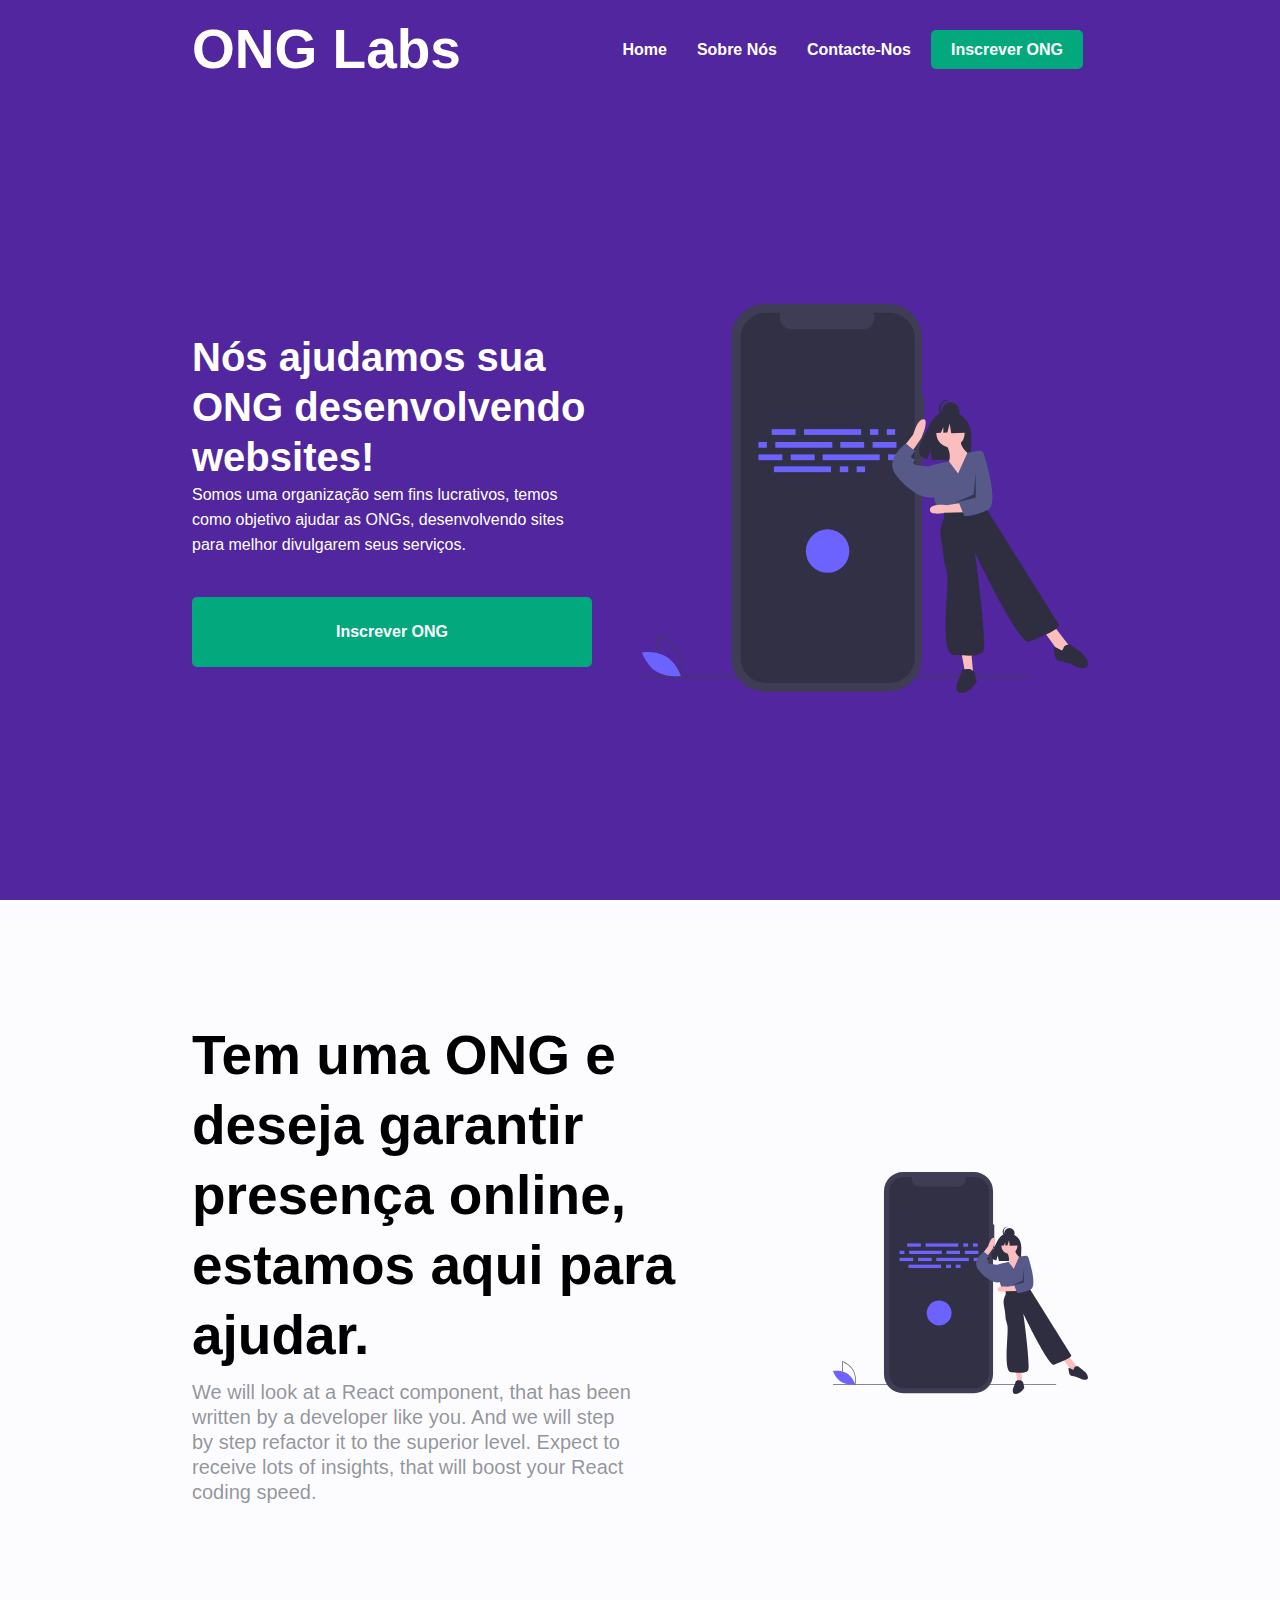
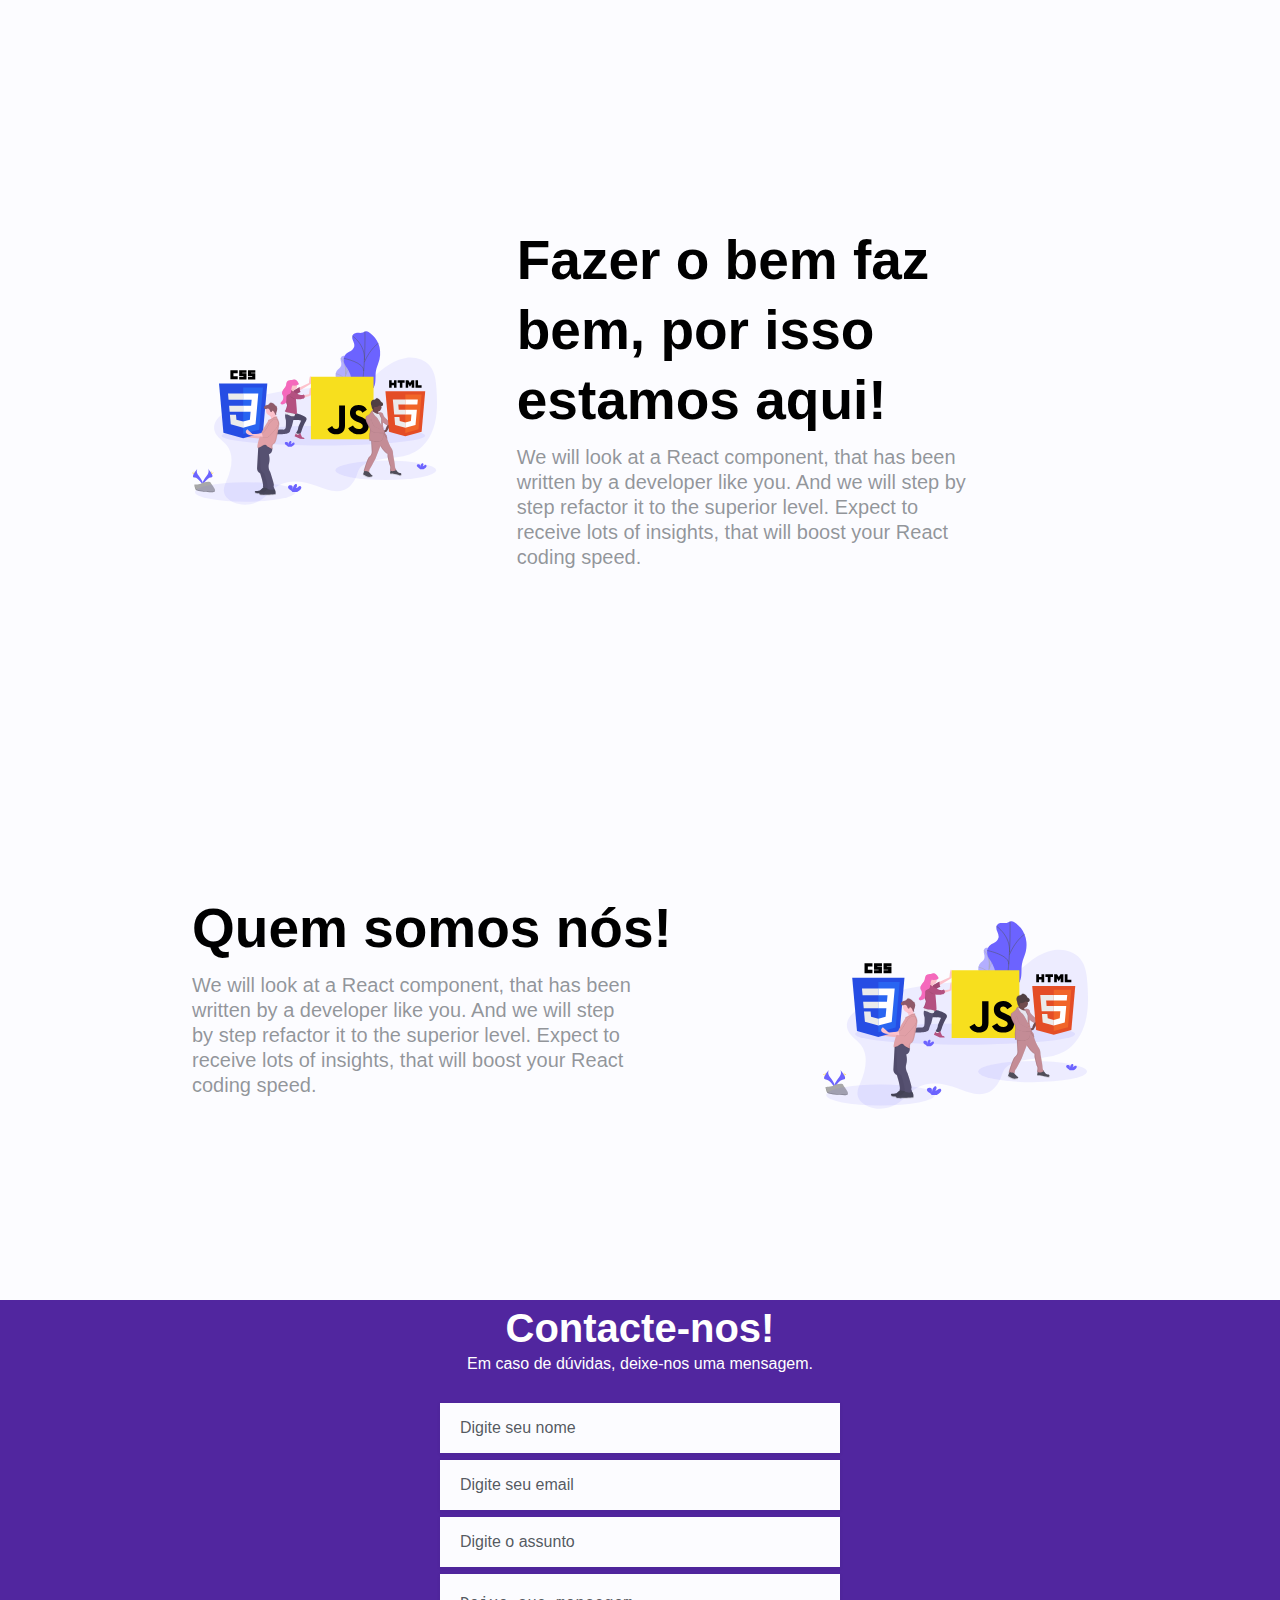
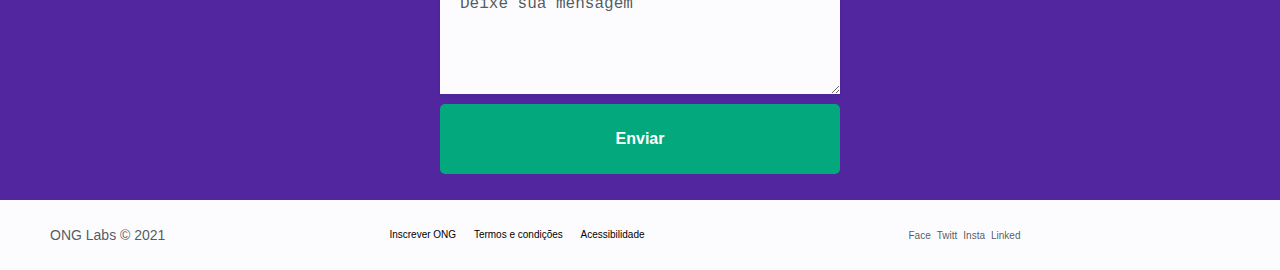
<file: index.html>
<!DOCTYPE html>
<html lang="pt-BR">
  <head>
    <meta charset="UTF-8" />
    <meta name="viewport" content="width=device-width, initial-scale=1" />
    <meta name="theme-color" content="#161616" />
    <meta name="description" content="Web site created using html and css" />
    <meta name="author" content="Fernando dos Santos" />
    <title>ONG Labs | Bem-vindo</title>
        
    <link rel="stylesheet" href="./css/styles.css" />
  </head>
  <body>
    <div class="wrapper">
      <div class="wrapper-view">
        <div class="wrapper-tag"></div>
        <div class="wrapper-divider">
          <div class="wrapper-content">
            <div class="view view-wrapper">
              <header class="header-wrapper header-view">
                <span class="header-logo"><h1>ONG Labs</h1></span>
                <nav class="header-nav">
                  <ul>
                    <li><a href="index.html">Home</a></li>
                    <li><a href="#sobre">Sobre nós</a></li>
                    <li><a href="#contato">Contacte-nos</a></li>
                    <li><a href="form.html">Inscrever ONG</a></li>
                  </ul>
                </nav>
              </header>
              <section class="hero">
                <article class="hero-content">
                  <div class="hero-text">
                    <h2>Nós ajudamos sua ONG desenvolvendo websites!</h2>
                    <h5>Somos uma organização sem fins lucrativos, temos como objetivo ajudar as ONGs, desenvolvendo sites para melhor divulgarem seus serviços.</h5>
                  </div>
                  <div class="hero-button">
                    <a href="form.html">Inscrever ONG</a>
                  </div>
                </article>
                <div class="hero-image">
                   <img src="./images/hero.svg" alt="" />
                </div>
              </section>
            </div>
          </div>
          <div class="view view-wrapper">
            <section class="service service-wrapper">
              <article class="service-content">
                <div class="service-text">
                <div class="service-title">
                  <h1>Tem uma ONG e deseja garantir presença online, estamos aqui para ajudar.</h1>
                </div>
                <h4>We will look at a React component, that has been written by a developer like you. And we will step by step refactor it to the superior level. Expect to receive lots of insights, that will boost your React coding speed.</h4>
               </div>
             </article>
             <div class="service-image">
               <img src="./images/hero.svg" alt="" />
             </div>
            </section>
            <section class="order order-wrapper">
              <div class="order-image">
                <img src="./images/tech.svg" alt="" />
              </div>
              <div class="order-content order-view">
                <div class="order-text">
                  <div class="order-title">
                    <h1>Fazer o bem faz bem, por isso estamos aqui!</h1>
                  </div>
                  <h4>We will look at a React component, that has been written by a developer like you. And we will step by step refactor it to the superior level. Expect to receive lots of insights, that will boost your React coding speed.</h4>
                </div>
              </div>
            </section>
            <section class="product product-wrapper" id="sobre">
              <div class="product-content">
                <div class="product-text">
                  <div class="product-title">
                    <h1>Quem somos nós!</h1>
                  </div>
                  <h4>We will look at a React component, that has been written by a developer like you. And we will step by step refactor it to the superior level. Expect to receive lots of insights, that will boost your React coding speed.</h4>
                </div>
              </div>
              <div class="product-image">
                <img src="./images/tech.svg" alt="" />
              </div>
            </section>
          </div>
          <section class="contact" id="contato">
            <div class="view contact-view">
              <h2 class="contact-title">Contacte-nos!</h2>
              <h5 class="contact-subtitle">
                Em caso de dúvidas, deixe-nos uma mensagem.
              </h5>
              <div class="contact-form form-view">
                <form class="form">
                  <div class="form-input">
                    <input type="text" name="nome" placeholder="Digite seu nome" required />
                    <input type="email" name="email" placeholder="Digite seu email" required />
                    <input type="text" name="assunto" placeholder="Digite o assunto" required />
                    <textarea name="mensagem" placeholder="Deixe sua mensagem"></textarea>
                  </div>
                  <button type="submit">Enviar</button>
                </form>
              </div>
            </div>
          </section>
          </div>
        </div>
      </div>
      <div></div>
      <footer class="footer">
        <header class="footer-rights">
          <h4>ONG Labs © 2021</h4>
        </header>
        <header class="footer-menu">
          <ul>
            <a href="form.html">Inscrever ONG</a>
            <a href="#">Termos e condições</a>
            <a href="#">Acessibilidade</a>
          </ul>
        </header>
        <header class="footer-social">
           <a href="#">Face</a>
           <a href="#">Twitt</a>
           <a href="#">Insta</a>
           <a href="#">Linked</a>
        </header>
         <header class="footer-rights">
        </header>
      </footer>
    </div>
  </body>
</html>
</file>
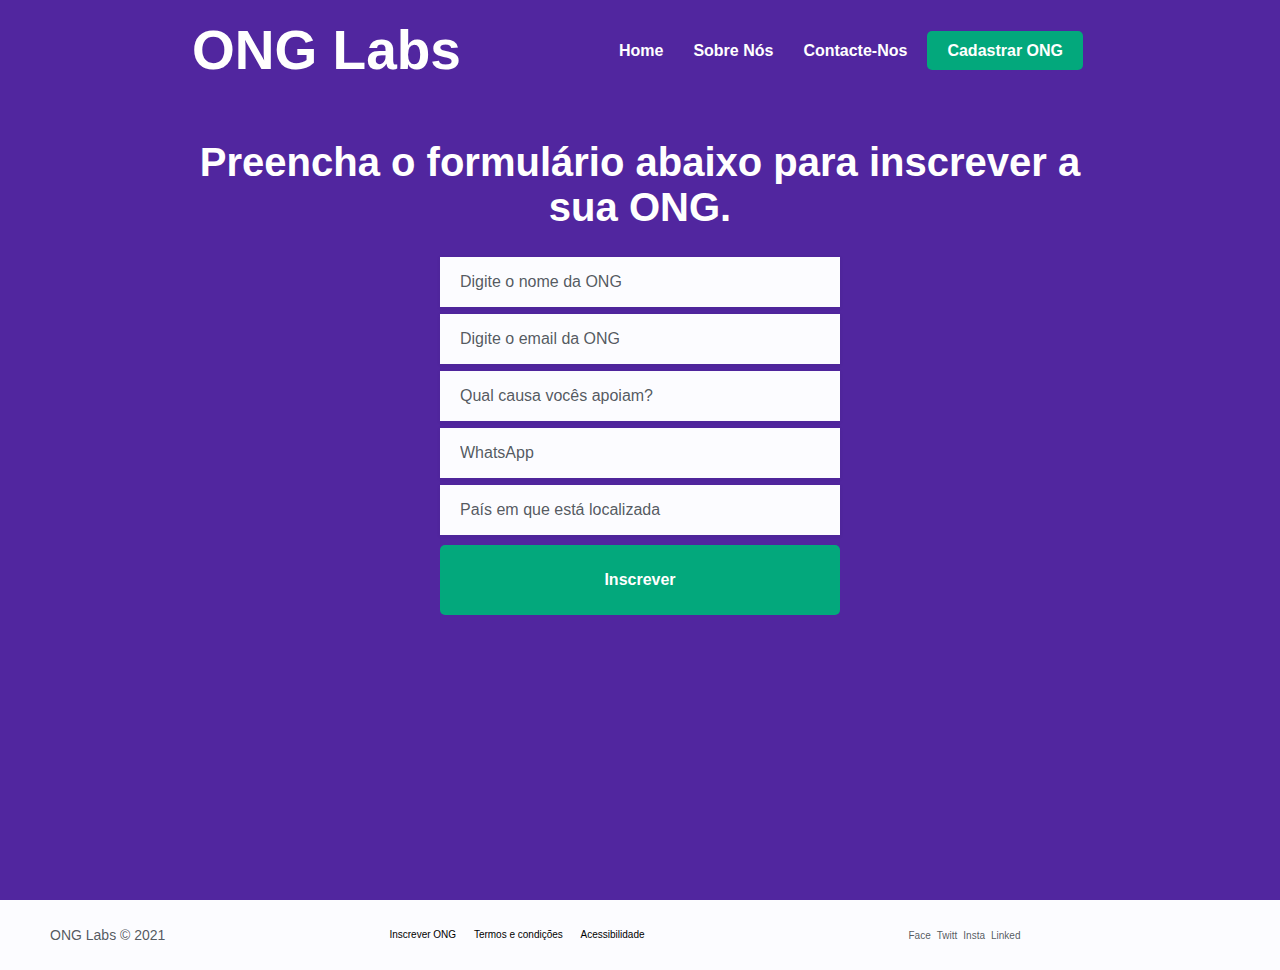
<file: form.html>
<!DOCTYPE html>
<html lang="pt-BR">
  <head>
    <meta charset="UTF-8" />
    <meta name="viewport" content="width=device-width, initial-scale=1" />
    <meta name="theme-color" content="#161616" />
    <meta name="description" content="Web site created using html and css" />
    <meta name="author" content="Fernando dos Santos" />
    <title>ONG Labs | Cadastrar ONG</title>
        
    <link rel="stylesheet" href="./css/styles.css" />
    <title></title>
  </head>
  <body>
    <div class="wrapper">
      <div class="wrapper-view">
        <div class="wrapper-tag"></div>
        <div class="wrapper-divider">
          <div class="wrapper-content">
            <div class="view view-wrapper">
              <header class="header-wrapper">
                <span class="header-logo"><h1>ONG Labs</h1></span>
                <nav class="header-nav">
                  <ul>
                    <li><a href="index.html">Home</a></li>
                    <li><a href="index.html">Sobre nós</a></li>
                    <li><a href="index.html">Contacte-nos</a></li>
                    <li><a href="form.html">Cadastrar ONG</a></li>
                  </ul>
                </nav>
              </header>
              <section class="contact contact-wrapper form-wrapper">
                <h2 class="contact-title form-title">Preencha o formulário abaixo para inscrever a sua ONG.</h2>
              <div class="contact-form form-view">
                <form class="form">
                  <div class="form-input">
                    <input type="text" name="nome" placeholder="Digite o nome da ONG" required />
                    <input type="email" name="email" placeholder="Digite o email da ONG" required />
                    <input type="text" name="causa" placeholder="Qual causa vocês apoiam?" required />
                    <input type="tel" name="telefone" placeholder="WhatsApp" required />
                    <input type="text" name="pais" placeholder="País em que está localizada" required />
                  </div>
                  <button type="submit">Inscrever</button>
                </form>
              </div>
          </section>
    </div>
    </div>
    </div>
    </div>
    <div></div>
      <footer class="footer">
        <header class="footer-rights">
          <h4>ONG Labs © 2021</h4>
        </header>
        <header class="footer-menu">
          <ul>
            <a href="form.html">Inscrever ONG</a>
            <a href="#">Termos e condições</a>
            <a href="#">Acessibilidade</a>
          </ul>
        </header>
        <header class="footer-social">
           <a href="#">Face</a>
           <a href="#">Twitt</a>
           <a href="#">Insta</a>
           <a href="#">Linked</a>
        </header>
         <header class="footer-rights">
        </header>
      </footer>
    </div>
  <body>
</file>
<file: css/styles.css>
:root {
/*      COLORS */
    --accent: rgb(116,92,160);
    --lightAccent: rgb(172,142,227);
    --darkAccent: rgb(81,38,159);
    --green: rgb(3,168, 124);
    --lightGreen: rgb(204,255,191);
    --red: rgb(255,79,82);
    --lightRed: rgb(255,199,208);
    --orange: rgb(255,163,77);
    --lightOrange: rgb(255,217,128);
    --blue: rgb(69,146,255);
    --darkBlue: rgb(48,122,219);
    --lightGray: rgb(238,239,239);
    --white: rgb(255,255,254);
    --background: rgb(252,252,255);
    --dark: rgb(40,47,54);
    --darkLight: rgb(56, 63, 69);
    --black: rgb(17,17,17);
    --darkEight: rgba(40,47,54,0.8);
    --darkFive: rgba(40,47,54,0.5);
    --darkThree: rgba(40,47,54,0.3);
    --darkTen: rgba(40,47,54,0.15);
    --darkNine: rgba(40,47,54,0.08);
    --darkFour: rgba(40,47,54,0.04);
    
/*     FONTS */
    --small: 1.2rem;
    --normal: 1.4rem;
    --large: 1.8rem;
    --extraLarge: 3rem;
    --h6: 1.4rem;
    --h5: 1.6rem;
    --h4: 2rem;
    --h3: 2.5rem;
    --h2: 4rem;
    --h1: 5.5rem;
    
/*     SHADOWS */
    --normal: 0 1px 3px 0 rgba(0, 0, 0, 0.1), 0 1px 2px 0 rgba(0, 0, 0, 0.06);
    --inset: inset 0 2px 4px 0 rgba(0, 0, 0, 0.06);
    --buttonFocus: 0 0.5rem 1rem rgba(0,0,0,0.2);
    --buttonHover: 0 1rem 2rem rgba(0,0,0,0.2);
    
/*     LINES */
    --small-line: 2.5rem;
    --medium-line: 3rem;
    --big-line: 5rem;
    --extraBig-line: 7rem;
}

*,
*::after,
*::before {
  margin: 0;
  padding: 0;
  box-sizing: inherit;
}

html {
  font-size: 62.5%;
}

body {
  box-sizing: border-box;
  position: relative;
  font-weight: 400;
  background-color: var(--background);
  font-family: -apple-system,BlinkMacSystemFont,"Segoe UI",Roboto,Oxygen-Sans,Ubuntu,Cantarell,"Helvetica Neue",sans-serif;
}

h1 {
  font-size: var(--h1);
}

h2 {
  font-size: var(--h2);
}

h3 {
  font-size: var(--h3);
}

h4 {
  font-size: var(--h4);
}

h5 {
  font-size: var(--h5);
}

h6 {
  font-size: var(--h6);
}

ul {
    list-style: none;
}

a {
  text-decoration: none;
  color: inherit;
  border-bottom-style: none;
}

button {
  all: unset;
}

input:focus, textarea:focus, select:focus{
  outline: none;
}

input:required {
  box-shadow:none;
}

input:invalid {
  box-shadow: none;
}

.wrapper {
    display: flex;
    flex-direction: column;
    -moz-box-pack: justify;
    justify-content: space-between;
    min-height: 100vh;
}

.wrapper-view {
    display: flex;
    flex-direction: column;
    min-height: calc(-23rem + 100vh);
}

.wrapper-tag {
    position: fixed;
    bottom: 0px;
    right: 0px;
    z-index: 4;
}

.wrapper-divider {
    display: flex;
    flex-direction: column !important;
    width: 100% !important;
}

.wrapper-content {
    width: 100%;
    height: 100vh;
    overflow: hidden;
    background-size: 100%;
    background-color: var(--darkAccent);
    background-repeat: no-repeat;
}

.view {
    width: 70%;
    margin: 0px auto;
}

.view-wrapper {
    display: flex;
    flex-direction: column !important;
    height: 100% !important;
}

.header-wrapper {
    display: flex;
    align-items: center;
    flex-direction: row;
    justify-content: space-between;
    height: 10rem;
    width: 100%;
    padding: 2rem 0px;
    -moz-box-align: center;
    -moz-box-pack: justify;
}

.header-logo {
    /*flex: 0.2 1 0%;*/
    /*width: 16.156rem;
    height: 4.956rem;*/
    font-size: var(--h1);
    cursor: pointer;
    color: var(--white);
    line-height: var(--small-line);
    -webkit-text-fill-color: var(--white);
}

.header-nav {
    display: flex;
    flex-direction: row !important;
}

.header-nav ul {
    display: flex;
    align-items: center;
    justify-content: center;
    flex-direction: row;
    -moz-box-pack: center;
    -moz-box-align: center;
    background-color: transparent;
    border: medium none;
    outline: currentcolor none medium;
}

.header-nav ul li {
    cursor: pointer;
    margin: 0px 1.5rem;
}

.header-nav ul li:last-child {
    min-height: 2.8rem;
    font-size: 1.4rem;
    font-weight: normal;
    
    display: flex;
    align-items: center;
    justify-content: center;
    padding: 0.7rem 2rem;
    margin: 1rem 0.5rem;
    border-radius: 0.5rem;
    cursor: pointer;
    transition: all 0.2s ease-in 0s;
    box-sizing: border-box;
    -moz-box-align: center;
    -moz-box-pack: center;
    width: auto;
    max-width: calc(100% - 1rem);
    background-color: var(--green);
}

.header-nav ul li a {
    font-size: var(--h5);
    line-height: var(--small-line);
    text-transform: capitalize !important;
    -webkit-text-fill-color: var(--white);
    color: var(--white);
    font-weight: bold;
}

.hero {
    width: 100%;
    height: 100%;
    display: flex;
    flex-direction: row;
    justify-content: center;
    align-items: center;
    -moz-box-align: center;
    -moz-box-pack: center;
}

.hero-content {
    height: 100% !important;
    width: 100% !important;
    display: flex;
    flex-direction: column !important;
    justify-content: center !important;
    -moz-box-pack: center !important;
}

.hero-text {
    display: flex;
    flex-direction: column !important;
    margin: 0px 0px 4rem;
}

.hero-text h2 {
    font-size: var(--h2);
    line-height: var(--big-line);
    -webkit-text-fill-color: var(--white);
    color: var(--white);
}

.hero-text h5 {
    line-height: var(--small-line);
    font-size: var(--h5);
    font-weight: normal !important;
    -webkit-text-fill-color: var(--white);
    color: var(--white);
}

.hero-button {
    background-color: var(--green);
    display: flex;
    align-items: center;
    justify-content: center;
    flex-direction: row;
    -moz-box-align: center;
    width: 40rem;
    height: 7rem;
    font-size: var(--h5);
    text-transform: capitalize !important;
    -webkit-text-fill-color: var(--white);
    color: var(--white);
    font-weight: bold;
    border-radius: 0.5rem;
    cursor: pointer;
}

.hero-image {
    display: block;
    width: 100rem;
    height: auto;
    margin-left: 5rem;
}

.hero-image img {
   width: 100%;
   height: 100%;
}

.service {
    margin: 12rem 0px  16rem;
    width: 100%;
}

.service-wrapper {
    display: flex;
    align-items: center !important;
    justify-content: space-between;
    flex-direction: row !important;
    -moz-box-align: center !important;
    -moz-box-pack: justify !important;
}

.service-content {
    margin-right: 8rem;
    margin-left: 0px;
}

.service-text {
    margin: 0px 0px 4rem;
}

.service-text h4 {
    font-size: var(--h4);
    line-height: var(--small-line);
    -webkit-text-fill-color: var(--darkFive) !important;
    color: var(--darkFive) !important;
    font-weight: normal !important;
    width: 80%;
}

.service-title {
    margin: 0px 0px 1rem;
}

.service-title h1 {
    font-size: var(--h1);
    line-height: var(--extraBig-line);
    width: 100% !important;
}

.service-image {
    width: 100%;
    height: 25rem;
    object-fit: cover;
}

.service-image img {
    width: 100%;
    height: 100%;
}

.order {
    width: 100%;
    margin: 12rem 0px 16rem;
} 

.order-wrapper {
    display: flex;
    align-items: center !important;
    justify-content: space-between;
    flex-direction: row !important;
    -moz-box-pack: justify !important;
    -moz-box-align: center !important;
}

.order-image {
    height: 25rem;
    width: 80rem;
    object-fit: cover;
}

.order-image img {
    width: 100%;
    height: 100%;
}

.order-content {
    margin-right: 0px;
    margin-left: 8rem;
} 

.order-view {
    display: flex;
    justify-content: space-between !important;
    flex-direction: column !important;
    -moz-box-pack: justify !important;
}

.order-text {
    margin: 0px 0px 4rem;
}

.order-text h4 {
    font-size: var(--h4);
    line-height: var(--small-line);
    -webkit-text-fill-color: var(--darkFive) !important;
    color: var(--darkFive) !important;
    font-weight: normal !important;
    width: 80%;
}

.order-title {
    margin: 0px 0px 1rem;
}
.order-title {
    font-size: var(--h1);
    line-height: var(--extraBig-line);
    width: 80% !important;
}

.product {
    margin: 12rem 0px  16rem;
    width: 100%;
}

.product-wrapper {
    display: flex;
    align-items: center !important;
    justify-content: space-between;
    flex-direction: row !important;
    -moz-box-align: center !important;
    -moz-box-pack: justify !important;
}

.product-content {
    margin-right: 8rem;
    margin-left: 0px;
}

.product-text {
    margin: 0px 0px 4rem;
}

.product-text h4 {
    font-size: var(--h4);
    line-height: var(--small-line);
    -webkit-text-fill-color: var(--darkFive) !important;
    color: var(--darkFive) !important;
    font-weight: normal !important;
    width: 80%;
}

.product-title {
    margin: 0px 0px 1rem;
}

.product-title h1 {
    font-size: var(--h1);
    line-height: var(--extraBig-line);
    width: 100% !important;
}

.product-image {
    width: 100%;
    height: 25rem;
    object-fit: cover;
}

.product-image img {
    width: 100%;
    height: 100%;
}

.contact {
    width: 100%;
    height: 50rem;
    background-color: var(--darkAccent);
}

.contact-wrapper {
    margin-top: 4rem;
}

.contact-view {
    display: flex;
    align-items: center !important;
    justify-content: center !important;
    flex-direction: column !important;
    height: 100% !important;
    -moz-box-align: center !important;
    -moz-box-pack: center !important;
}

.contact-title {
    font-size: var(--h2);
    line-height: var(big-line);
    text-align: center !important;
    -webkit-text-fill-color: var(--white) !important;
    color: var(--white) !important;
}

.contact-subtitle {
    font-size: var(--h5);
    line-height: var(--small-line);
    text-align: center !important;
    -webkit-text-fill-color: var(--white) !important;
    color: var(--white) !important;
    font-weight: normal !important;
    width: 40%;
}

.contact-form {
    display: flex;
    align-items: center;
    justify-content: center;
    -moz-box-align: center;
    -moz-box-pack: center;
}

.form-view {
    width: 100% !important;
    display: flex;
    flex-direction: column !important;
    margin: 2rem 0px;
}

.form-input {
    margin-button: 1.4rem;
}

.form-input input, textarea {
    width: 40rem;
    height: 5rem;
    background-color: var(--background);
    box-shadow: var(--darkNine) 0px 1px 4px 0px;
    display: flex;
    flex-direction: row;
    align-items: center;
    -moz-box-align: center;
    border: none;
    margin-top: 0.7rem;
    padding: 2rem;
    font-size: var(--h5);
    line-height: 2rem;
    transition: all 0.3s ease-in-out;
    color: var(--darkEight);
    -webkit-text-fill-color: var(--darkEight);
}

.form-input textarea {
    height: 12rem;
    resize: vertical;
}

.form button {
    background-color: var(--green);
    display: flex;
    align-items: center;
    justify-content: center;
    flex-direction: row;
    -moz-box-align: center;
    width: 40rem;
    height: 7rem;
    font-size: var(--h5);
    text-transform: capitalize !important;
    -webkit-text-fill-color: var(--white);
    color: var(--white);
    font-weight: bold;
    border-radius: 0.5rem;
    cursor: pointer;
    margin-top: 1rem;
}

.footer {
    display: flex;
    align-items: center;
    justify-content: space-between;
    padding: 2rem 5rem;
    height: 7rem;
    width: 100%;
    background-color: var(--background);
    -moz-box-pack: justify;
    -moz-box-align: center;
}

.footer-rights {
    flex: 0.auto 1 0%;
    -moz-box-pack: start;
}

.footer-rights h4 {
    font-size: var(--h6);
    line-height: 2rem;
    font-weight: normal;
    color: var(--darkEight);
}

.footer-menu {
    display: flex:
    align-items: center;
    justify-content: center;
    flex: 0.auto 1 0%;
    -moz-box-pack: center;
    -moz-box-align: center;
}

.footer-menu ul {
    margin: 0px 1rem;
    cursor: pointer;
}

.footer-menu ul a {
    font-size: var(--normal);
    line-height: 2rem;
    font-weight: normal !important;
    margin: 0px 0.75rem;
}

.footer-social {
    display: flex;
    align-items: center;
    justify-content: flex-end;
    flex: 0.2 1 0%;
    width: 70%;
    color: var(--darkEight);
    -moz-box-pack: center;
    -moz-box-align: center;
}

.footer-social a {
    margin: 0px 0.3rem;
}

/* Responsividade */
@media screen and (max-width: 599px) {
:root {
/*     FONTS */
    --small: 1.2rem;
    --normal: 1.4rem;
    --large: 1.8rem;
    --extraLarge: 3rem;
    --h6: 1.4rem;
    --h5: 1.8rem;
    --h4: 2rem;
    --h3: 2.5rem;
    --h2: 4rem;
    --h1: 3.8rem;
    
/*     LINES */
    --small-line: 2.5rem;
    --medium-line: 3.5rem;
    --big-line: 5rem;
    --extraBig-line: 7rem;
}

.wrapper-tag {
    width: 100vw;
}

.wrapper-divider {
    display: flex;
    flex-direction: column;
}

.view {
    width: 92%;
}

.header-wrapper {
    display: flex;
    width: 100%;
    height: 16rem;
}

.header-view {
    display: flex;
    align-items: center !important;
    justify-content: space-between !important;
    flex-direction: row !important;
    -moz-box-pack: justify !important;
}

.header-logo {
    width: 20rem;
}

.header-logo h1 {
    font-size: var(--h1);
    line-height: var(--big-line);
}

.header-nav {
    display: none;
}

.hero-text h2 {
    text-align: center;
    font-size: var(--h1);
}

.hero-text h5 {
    text-align: center;
    width: 95%;
}

.hero-image {
    display: none;
}

.hero-button {
    margin: 0px auto;
    width: 100%;
}

.service-wrapper, .product-wrapper {
    width: 100%;
    margin: 6rem 0px 12rem;
    flex-direction: column-reverse !important;
    align: center !important;
    -moz-box-align: center !important;
}

.service-content, .product-content {
    margin: 0px;
    display: flex;
    align-items: center !important;
    -moz-box-align: center !important;
}

.service-text, .product-text {
    width: 100% !important;
    text-align: center;
}

.service-text h4, .product-text h4 {
    width: 100%;
}

.service-title, .product-title {
    width: 100% !important;
    text-align: center;
}

.service-title h1, .product-title h1 {
    font-size: 2.9rem;
    line-height: var(--medium-line);
}

.order-wrapper {
    width: 100%;
    margin: 6rem 0px 12rem;
    flex-direction: column !important;
    align: center !important;
    -moz-box-align: center !important;
}

.order-content {
    margin: 0px;
    display: flex;
    align-items: center !important;
    -moz-box-align: center !important;
}

.order-text {
    width: 100% !important;
    text-align: center;
}

.order-title {
    width: 100% !important;
    text-align: center;
}

.order-title h1 {
    font-size: 2.9rem;
    line-height: var(--medium-line);
}

.order-text h4 {
    width: 100%;
}

.contact {
    height: 60rem;
}

.contact-subtitle {
    width: 100%;
}

.footer {
    background-color: var(--darkLight);
    flex-direction: column;
    padding: 4rem 0px;
    height: 100%;
    width: 100%;
}

.footer-logo {
    margin: 2rem 0px;
}

.footer-rights {
    margin: 3rem 0px;
}

.footer-rights h4 {
    font-size: 2rem;
    line-height: var(--small-line);
    color: var(--white);
    text-align: center;
}

.footer-menu ul {
    flex: 1 1 0%;
    display: flex;
    align-items: center;
    justify-content: center;
    flex-direction: column;
    -moz-box-pack: center;
    -moz-box-align: center;
    margin-bottom: 3rem;
}

.footer-menu ul a {
    margin: 1rem 0px;
    font-size: 1.6rem;
    color: var(--white);
}

.footer-social {
    justify-content: space-around;
    background-color: var(--darkLight);
}
}

@media screen and (max-width: 900px) {
    :root {
/*     FONTS */
    --small: 1.2rem;
    --normal: 1.4rem;
    --large: 1.8rem;
    --extraLarge: 3rem;
    --h6: 1.4rem;
    --h5: 1.8rem;
    --h4: 2rem;
    --h3: 2.5rem;
    --h2: 4rem;
    --h1: 3.8rem;
    
/*     LINES */
    --small-line: 2.5rem;
    --medium-line: 3.5rem;
    --big-line: 5rem;
    --extraBig-line: 7rem;
}

.wrapper-tag {
    width: 100vw;
}

.wrapper-divider {
    display: flex;
    flex-direction: column;
}

.view {
    width: 70%;
}

.header-logo {
    width: 20rem;
}

.header-logo h1 {
    font-size: var(--h1);
    line-height: var(--big-line);
}

.header-nav {
    display: none;
}

.hero-text h2 {
    font-size: var(--h1);
}

.hero-text h5 {
    width: 95%;
}

.hero-image {
    display: none;
}

.hero-button {
    margin: 0px auto;
    width: 100%;
}

.service-wrapper, .product-wrapper {
    width: 100%;
    margin: 6rem 0px 12rem;
    flex-direction: column-reverse !important;
    align: center !important;
    -moz-box-align: center !important;
}

.service-content, .product-content {
    margin: 0px;
    display: flex;
    align-items: center !important;
    -moz-box-align: center !important;
}

.service-text, .product-text {
    width: 100% !important;
    text-align: center;
}

.service-text h4, .product-text h4 {
    width: 100%;
}

.service-title, .product-title {
    width: 100% !important;
    text-align: center;
}

.service-title h1, .product-title h1 {
    font-size: 2.9rem;
    line-height: var(--medium-line);
}

.order-wrapper {
    width: 100%;
    margin: 6rem 0px 12rem;
    flex-direction: column !important;
    align: center !important;
    -moz-box-align: center !important;
}

.order-content {
    margin: 0px;
    display: flex;
    align-items: center !important;
    -moz-box-align: center !important;
}

.order-text {
    width: 100% !important;
    text-align: center;
}

.order-title {
    width: 100% !important;
    text-align: center;
}

.order-title h1 {
    font-size: 2.9rem;
    line-height: var(--medium-line);
}

.order-text h4 {
    width: 100%;
}

.contact {
    height: 60rem;
}

.contact-subtitle {
    width: 100%;
}

.form-title {
    font-size: 3rem;
}

}
</file>
